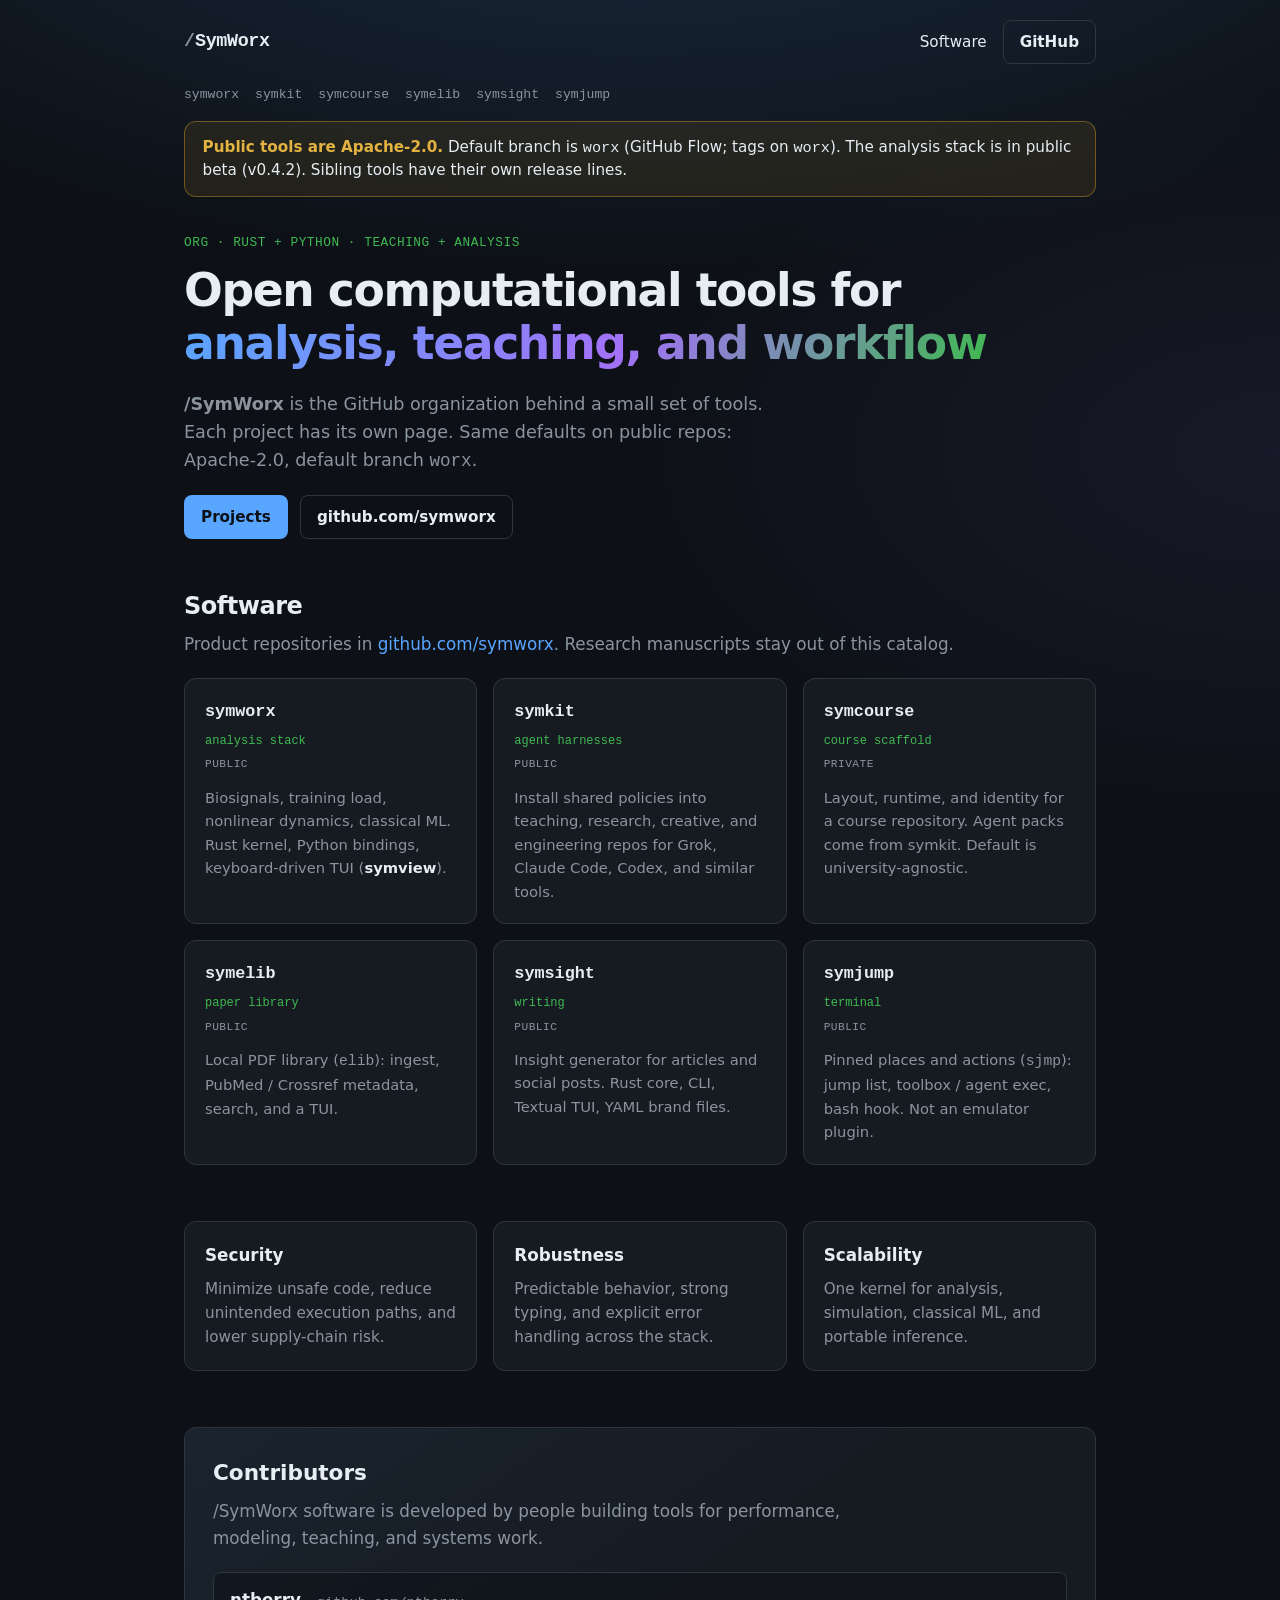
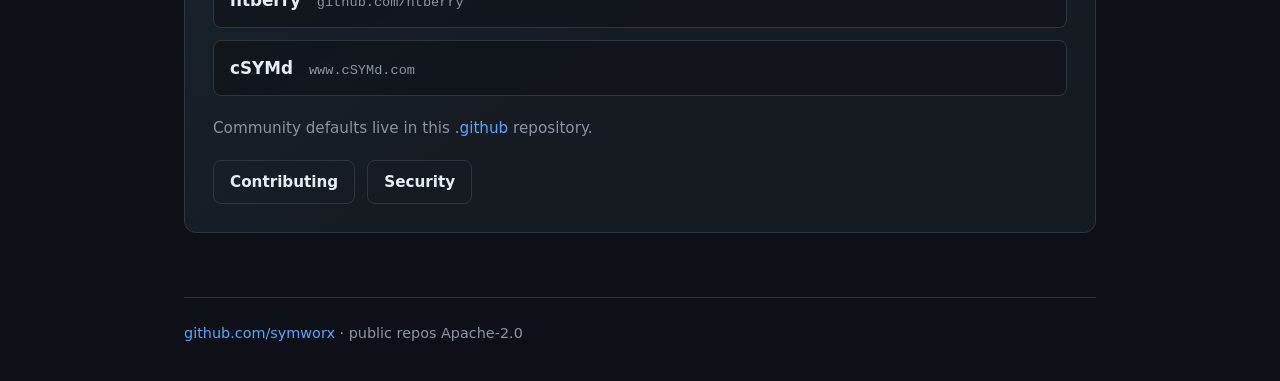
<file: docs/index.html>
<!DOCTYPE html>
<html lang="en">
  <head>
    <meta charset="utf-8" />
    <meta name="viewport" content="width=device-width, initial-scale=1" />
    <meta name="description" content="/SymWorx — open computational tools for biosignal analysis, teaching, and the supporting toolchain." />
    <title>/SymWorx</title>
    <link rel="stylesheet" href="styles.css" />
    <link rel="icon" href="data:image/svg+xml,%3Csvg xmlns='http://www.w3.org/2000/svg' viewBox='0 0 32 32'%3E%3Crect width='32' height='32' rx='8' fill='%230d1117'/%3E%3Cpath d='M8 22 L16 8 L24 22 Z' fill='none' stroke='%2358a6ff' stroke-width='2'/%3E%3Ccircle cx='16' cy='18' r='2' fill='%233fb950'/%3E%3C/svg%3E" />
  </head>
  <body>
    <div class="bg" aria-hidden="true"></div>
    <header class="site-header">
      <a class="brand" href="./"><span class="slash">/</span>SymWorx</a>
      <nav>
        <a href="./" aria-current="page">Software</a>
        <a class="btn" href="https://github.com/symworx">GitHub</a>
      </nav>
    </header>
    <nav class="project-nav" aria-label="Projects">
        <a href="symworx.html">symworx</a>
        <a href="symkit.html">symkit</a>
        <a href="symcourse.html">symcourse</a>
        <a href="symelib.html">symelib</a>
        <a href="symsight.html">symsight</a>
        <a href="symjump.html">symjump</a>
    </nav>
    <main>
      <aside class="release-banner" role="status">
        <strong>Public tools are Apache-2.0.</strong>
        Default branch is <code>worx</code> (GitHub Flow; tags on
        <code>worx</code>). The analysis stack is in public beta (v0.4.2).
        Sibling tools have their own release lines.
      </aside>

      <section class="hero">
        <p class="eyebrow">Org · Rust + Python · teaching + analysis</p>
        <h1>
          Open computational tools for<br />
          <span class="gradient">analysis, teaching, and workflow</span>
        </h1>
        <p class="lede">
          <strong>/SymWorx</strong> is the GitHub organization behind a small
          set of tools. Each project has its own page. Same defaults on public
          repos: Apache-2.0, default branch <code>worx</code>.
        </p>
        <div class="cta-row">
          <a class="btn primary" href="#software">Projects</a>
          <a class="btn ghost" href="https://github.com/symworx">github.com/symworx</a>
        </div>
      </section>

      <section class="projects" id="software">
        <div class="section-head">
          <h2>Software</h2>
          <p>
            Product repositories in
            <a href="https://github.com/symworx">github.com/symworx</a>.
            Research manuscripts stay out of this catalog.
          </p>
        </div>
        <ul class="project-grid">
          <li>
            <a href="symworx.html">
              <span class="name">symworx</span>
              <span class="tag">analysis stack</span>
              <span class="vis">public</span>
              <span class="desc"
                >Biosignals, training load, nonlinear dynamics, classical ML.
                Rust kernel, Python bindings, keyboard-driven TUI
                (<strong>symview</strong>).</span
              >
            </a>
          </li>
          <li>
            <a href="symkit.html">
              <span class="name">symkit</span>
              <span class="tag">agent harnesses</span>
              <span class="vis">public</span>
              <span class="desc"
                >Install shared policies into teaching, research, creative, and
                engineering repos for Grok, Claude Code, Codex, and similar
                tools.</span
              >
            </a>
          </li>
          <li>
            <a href="symcourse.html">
              <span class="name">symcourse</span>
              <span class="tag">course scaffold</span>
              <span class="vis">private</span>
              <span class="desc"
                >Layout, runtime, and identity for a course repository. Agent
                packs come from symkit. Default is university-agnostic.</span
              >
            </a>
          </li>
          <li>
            <a href="symelib.html">
              <span class="name">symelib</span>
              <span class="tag">paper library</span>
              <span class="vis">public</span>
              <span class="desc"
                >Local PDF library (<code>elib</code>): ingest, PubMed /
                Crossref metadata, search, and a TUI.</span
              >
            </a>
          </li>
          <li>
            <a href="symsight.html">
              <span class="name">symsight</span>
              <span class="tag">writing</span>
              <span class="vis">public</span>
              <span class="desc"
                >Insight generator for articles and social posts. Rust core,
                CLI, Textual TUI, YAML brand files.</span
              >
            </a>
          </li>
          <li>
            <a href="symjump.html">
              <span class="name">symjump</span>
              <span class="tag">terminal</span>
              <span class="vis">public</span>
              <span class="desc"
                >Pinned places and actions (<code>sjmp</code>): jump list,
                toolbox / agent exec, bash hook. Not an emulator plugin.</span
              >
            </a>
          </li>
        </ul>
      </section>

      <section class="pillars" aria-label="Principles">
        <article>
          <h2>Security</h2>
          <p>
            Minimize unsafe code, reduce unintended execution paths, and lower
            supply-chain risk.
          </p>
        </article>
        <article>
          <h2>Robustness</h2>
          <p>
            Predictable behavior, strong typing, and explicit error handling
            across the stack.
          </p>
        </article>
        <article>
          <h2>Scalability</h2>
          <p>
            One kernel for analysis, simulation, classical ML, and portable
            inference.
          </p>
        </article>
      </section>

      <section class="community" id="contributors">
        <h2>Contributors</h2>
        <p>
          /SymWorx software is developed by people building tools for
          performance, modeling, teaching, and systems work.
        </p>
        <ul class="contributor-list">
          <li>
            <a href="https://github.com/ntberry" rel="noopener noreferrer">ntberry</a>
            <span class="url">github.com/ntberry</span>
          </li>
          <li>
            <a href="https://www.cSYMd.com" rel="noopener noreferrer">cSYMd</a>
            <span class="url">www.cSYMd.com</span>
          </li>
        </ul>
        <p class="community-note">
          Community defaults live in this
          <a href="https://github.com/symworx/.github">.github</a> repository.
        </p>
        <div class="cta-row">
          <a class="btn ghost" href="https://github.com/symworx/.github/blob/worx/.github/CONTRIBUTING.md">Contributing</a>
          <a class="btn ghost" href="https://github.com/symworx/.github/blob/worx/.github/SECURITY.md">Security</a>
        </div>
      </section>
    </main>
    <footer class="site-footer">
      <p>
        <a href="https://github.com/symworx">github.com/symworx</a>
        · public repos Apache-2.0
      </p>
    </footer>
  </body>
</html>
</file>
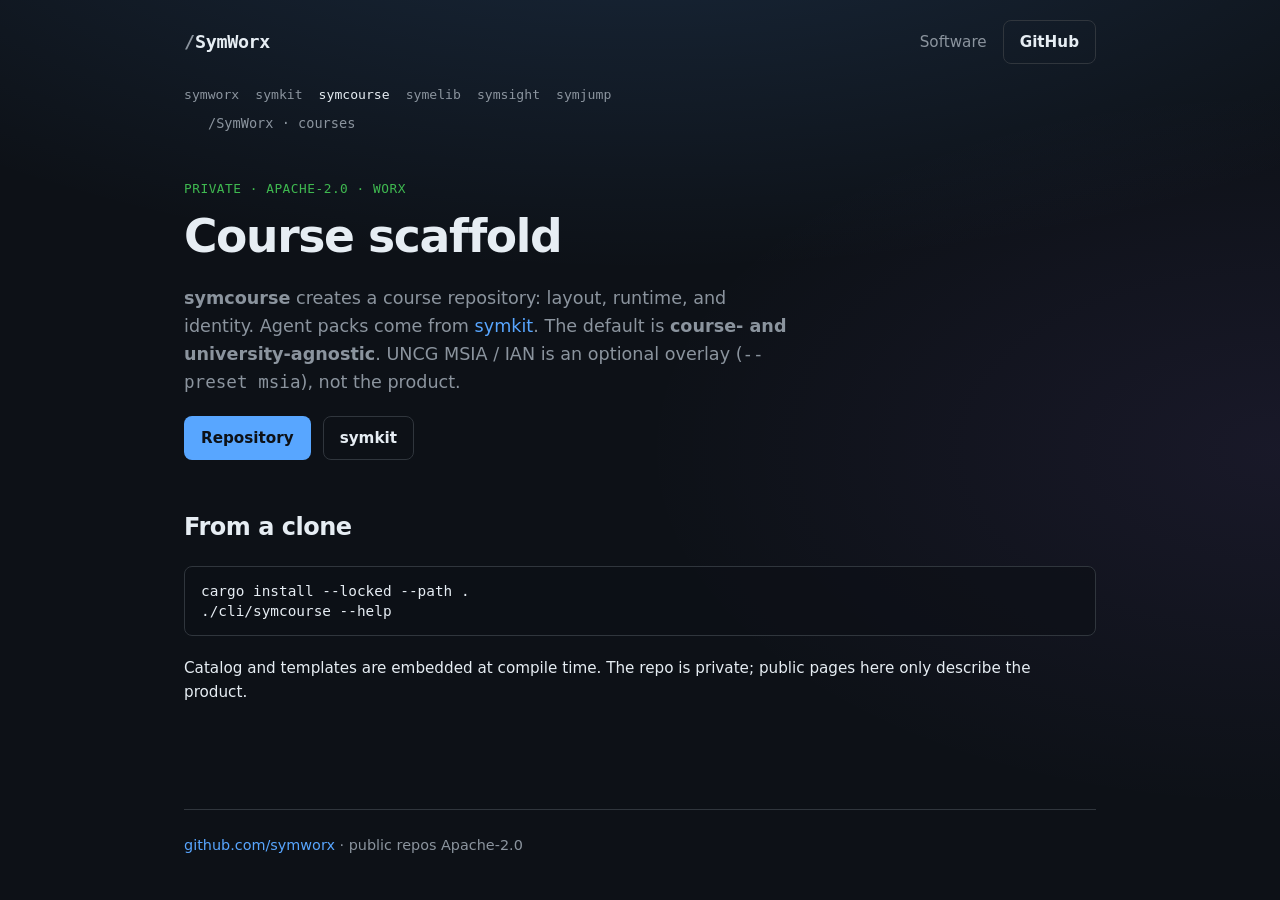
<file: docs/symcourse.html>
<!DOCTYPE html>
<html lang="en">
  <head>
    <meta charset="utf-8" />
    <meta name="viewport" content="width=device-width, initial-scale=1" />
    <meta name="description" content="symcourse — scaffold a course repository (layout, runtime, identity). Agent packs from symkit." />
    <title>/SymWorx · symcourse</title>
    <link rel="stylesheet" href="styles.css" />
    <link rel="icon" href="data:image/svg+xml,%3Csvg xmlns='http://www.w3.org/2000/svg' viewBox='0 0 32 32'%3E%3Crect width='32' height='32' rx='8' fill='%230d1117'/%3E%3Cpath d='M8 22 L16 8 L24 22 Z' fill='none' stroke='%2358a6ff' stroke-width='2'/%3E%3Ccircle cx='16' cy='18' r='2' fill='%233fb950'/%3E%3C/svg%3E" />
  </head>
  <body>
    <div class="bg" aria-hidden="true"></div>
    <header class="site-header">
      <a class="brand" href="./"><span class="slash">/</span>SymWorx</a>
      <nav>
        <a href="./">Software</a>
        <a class="btn" href="https://github.com/symworx">GitHub</a>
      </nav>
    </header>
    <nav class="project-nav" aria-label="Projects">
        <a href="symworx.html">symworx</a>
        <a href="symkit.html">symkit</a>
        <a href="symcourse.html" aria-current="page">symcourse</a>
        <a href="symelib.html">symelib</a>
        <a href="symsight.html">symsight</a>
        <a href="symjump.html">symjump</a>
    </nav>
    <main>
      <p class="crumb"><a href="./">/SymWorx</a> · courses</p>
      <section class="hero">
        <p class="eyebrow">private · Apache-2.0 · worx</p>
        <h1>Course scaffold</h1>
        <p class="lede">
          <strong>symcourse</strong> creates a course repository: layout,
          runtime, and identity. Agent packs come from
          <a href="symkit.html">symkit</a>. The default is
          <strong>course- and university-agnostic</strong>. UNCG MSIA / IAN is
          an optional overlay (<code>--preset msia</code>), not the product.
        </p>
        <div class="cta-row">
          <a class="btn primary" href="https://github.com/symworx/symcourse">Repository</a>
          <a class="btn ghost" href="symkit.html">symkit</a>
        </div>
      </section>
      <section class="focus">
        <div class="section-head">
          <h2>From a clone</h2>
        </div>
        <pre class="code-block"><code>cargo install --locked --path .
./cli/symcourse --help</code></pre>
        <p class="community-note" style="margin-top:1rem">
          Catalog and templates are embedded at compile time. The repo is
          private; public pages here only describe the product.
        </p>
      </section>
    </main>
    <footer class="site-footer">
      <p>
        <a href="https://github.com/symworx">github.com/symworx</a>
        · public repos Apache-2.0
      </p>
    </footer>
  </body>
</html>
</file>
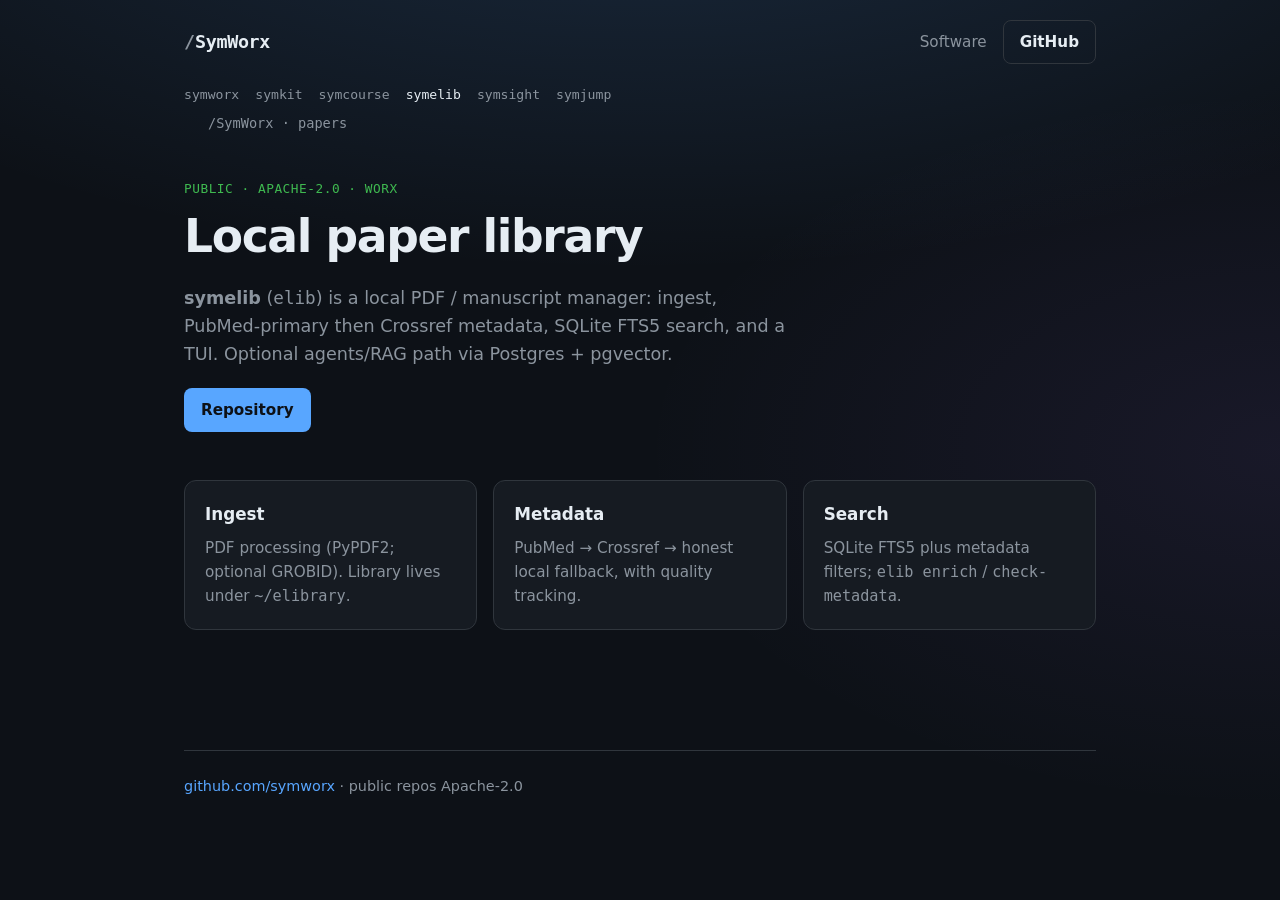
<file: docs/symelib.html>
<!DOCTYPE html>
<html lang="en">
  <head>
    <meta charset="utf-8" />
    <meta name="viewport" content="width=device-width, initial-scale=1" />
    <meta name="description" content="symelib (elib) — local PDF library with PubMed/Crossref metadata, search, and a TUI." />
    <title>/SymWorx · symelib</title>
    <link rel="stylesheet" href="styles.css" />
    <link rel="icon" href="data:image/svg+xml,%3Csvg xmlns='http://www.w3.org/2000/svg' viewBox='0 0 32 32'%3E%3Crect width='32' height='32' rx='8' fill='%230d1117'/%3E%3Cpath d='M8 22 L16 8 L24 22 Z' fill='none' stroke='%2358a6ff' stroke-width='2'/%3E%3Ccircle cx='16' cy='18' r='2' fill='%233fb950'/%3E%3C/svg%3E" />
  </head>
  <body>
    <div class="bg" aria-hidden="true"></div>
    <header class="site-header">
      <a class="brand" href="./"><span class="slash">/</span>SymWorx</a>
      <nav>
        <a href="./">Software</a>
        <a class="btn" href="https://github.com/symworx">GitHub</a>
      </nav>
    </header>
    <nav class="project-nav" aria-label="Projects">
        <a href="symworx.html">symworx</a>
        <a href="symkit.html">symkit</a>
        <a href="symcourse.html">symcourse</a>
        <a href="symelib.html" aria-current="page">symelib</a>
        <a href="symsight.html">symsight</a>
        <a href="symjump.html">symjump</a>
    </nav>
    <main>
      <p class="crumb"><a href="./">/SymWorx</a> · papers</p>
      <section class="hero">
        <p class="eyebrow">public · Apache-2.0 · worx</p>
        <h1>Local paper library</h1>
        <p class="lede">
          <strong>symelib</strong> (<code>elib</code>) is a local PDF / manuscript
          manager: ingest, PubMed-primary then Crossref metadata, SQLite FTS5
          search, and a TUI. Optional agents/RAG path via Postgres + pgvector.
        </p>
        <div class="cta-row">
          <a class="btn primary" href="https://github.com/symworx/symelib">Repository</a>
        </div>
      </section>
      <section class="pillars">
        <article>
          <h2>Ingest</h2>
          <p>PDF processing (PyPDF2; optional GROBID). Library lives under <code>~/elibrary</code>.</p>
        </article>
        <article>
          <h2>Metadata</h2>
          <p>PubMed → Crossref → honest local fallback, with quality tracking.</p>
        </article>
        <article>
          <h2>Search</h2>
          <p>SQLite FTS5 plus metadata filters; <code>elib enrich</code> / <code>check-metadata</code>.</p>
        </article>
      </section>
    </main>
    <footer class="site-footer">
      <p>
        <a href="https://github.com/symworx">github.com/symworx</a>
        · public repos Apache-2.0
      </p>
    </footer>
  </body>
</html>
</file>
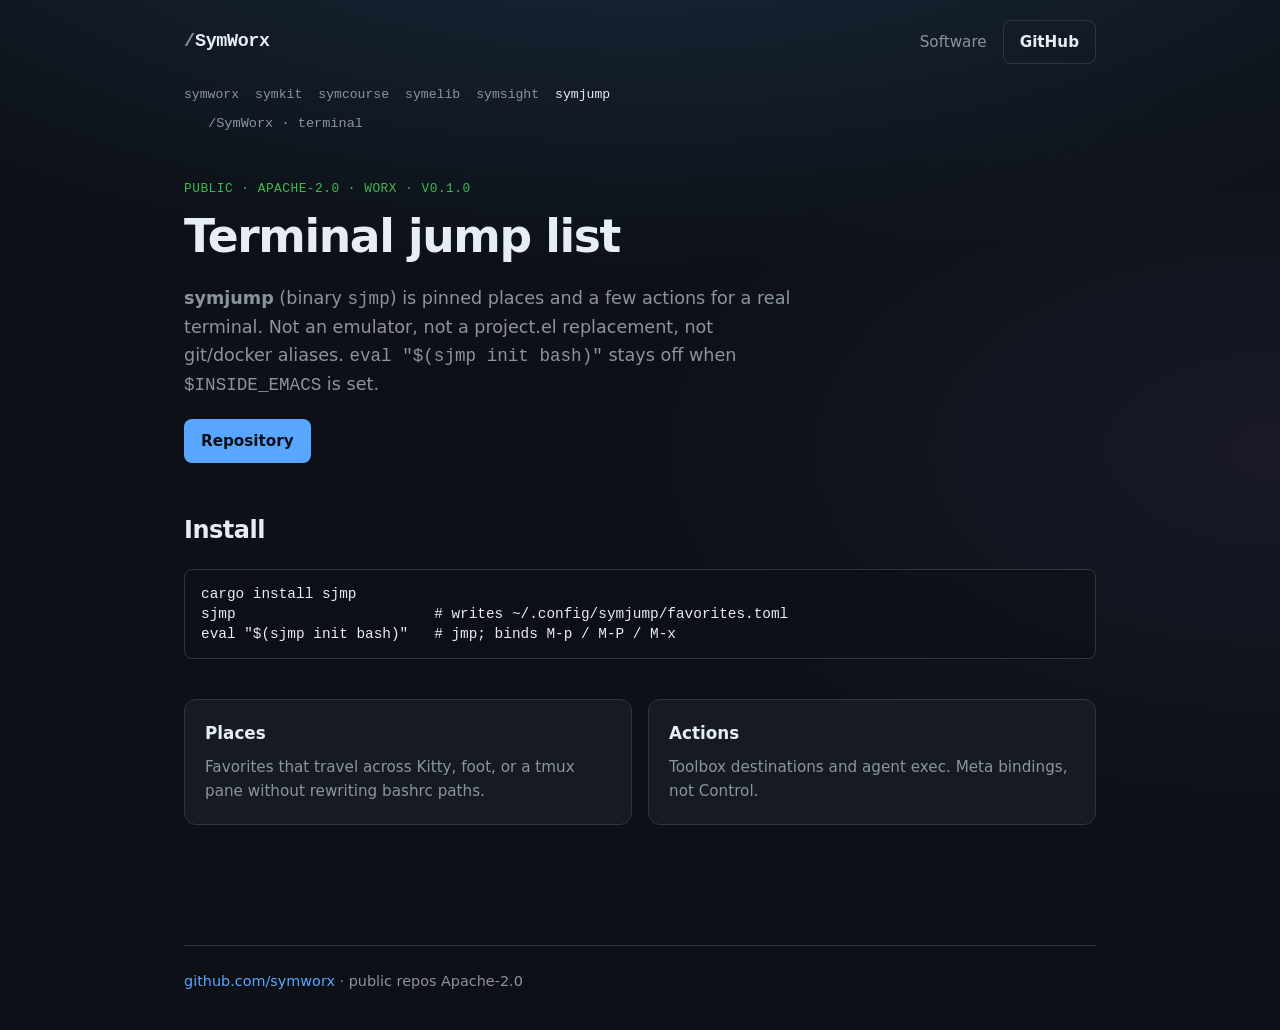
<file: docs/symjump.html>
<!DOCTYPE html>
<html lang="en">
  <head>
    <meta charset="utf-8" />
    <meta name="viewport" content="width=device-width, initial-scale=1" />
    <meta name="description" content="symjump (sjmp) — pinned places and actions for a real terminal. Bash hook, toolbox / agent exec." />
    <title>/SymWorx · symjump</title>
    <link rel="stylesheet" href="styles.css" />
    <link rel="icon" href="data:image/svg+xml,%3Csvg xmlns='http://www.w3.org/2000/svg' viewBox='0 0 32 32'%3E%3Crect width='32' height='32' rx='8' fill='%230d1117'/%3E%3Cpath d='M8 22 L16 8 L24 22 Z' fill='none' stroke='%2358a6ff' stroke-width='2'/%3E%3Ccircle cx='16' cy='18' r='2' fill='%233fb950'/%3E%3C/svg%3E" />
  </head>
  <body>
    <div class="bg" aria-hidden="true"></div>
    <header class="site-header">
      <a class="brand" href="./"><span class="slash">/</span>SymWorx</a>
      <nav>
        <a href="./">Software</a>
        <a class="btn" href="https://github.com/symworx">GitHub</a>
      </nav>
    </header>
    <nav class="project-nav" aria-label="Projects">
        <a href="symworx.html">symworx</a>
        <a href="symkit.html">symkit</a>
        <a href="symcourse.html">symcourse</a>
        <a href="symelib.html">symelib</a>
        <a href="symsight.html">symsight</a>
        <a href="symjump.html" aria-current="page">symjump</a>
    </nav>
    <main>
      <p class="crumb"><a href="./">/SymWorx</a> · terminal</p>
      <section class="hero">
        <p class="eyebrow">public · Apache-2.0 · worx · v0.1.0</p>
        <h1>Terminal jump list</h1>
        <p class="lede">
          <strong>symjump</strong> (binary <code>sjmp</code>) is pinned places
          and a few actions for a real terminal. Not an emulator, not a
          project.el replacement, not git/docker aliases.
          <code>eval "$(sjmp init bash)"</code> stays off when
          <code>$INSIDE_EMACS</code> is set.
        </p>
        <div class="cta-row">
          <a class="btn primary" href="https://github.com/symworx/symjump">Repository</a>
        </div>
      </section>
      <section class="focus">
        <div class="section-head">
          <h2>Install</h2>
        </div>
        <pre class="code-block"><code>cargo install sjmp
sjmp                       # writes ~/.config/symjump/favorites.toml
eval "$(sjmp init bash)"   # jmp; binds M-p / M-P / M-x</code></pre>
      </section>
      <section class="pillars">
        <article>
          <h2>Places</h2>
          <p>Favorites that travel across Kitty, foot, or a tmux pane without rewriting bashrc paths.</p>
        </article>
        <article>
          <h2>Actions</h2>
          <p>Toolbox destinations and agent exec. Meta bindings, not Control.</p>
        </article>
      </section>
    </main>
    <footer class="site-footer">
      <p>
        <a href="https://github.com/symworx">github.com/symworx</a>
        · public repos Apache-2.0
      </p>
    </footer>
  </body>
</html>
</file>
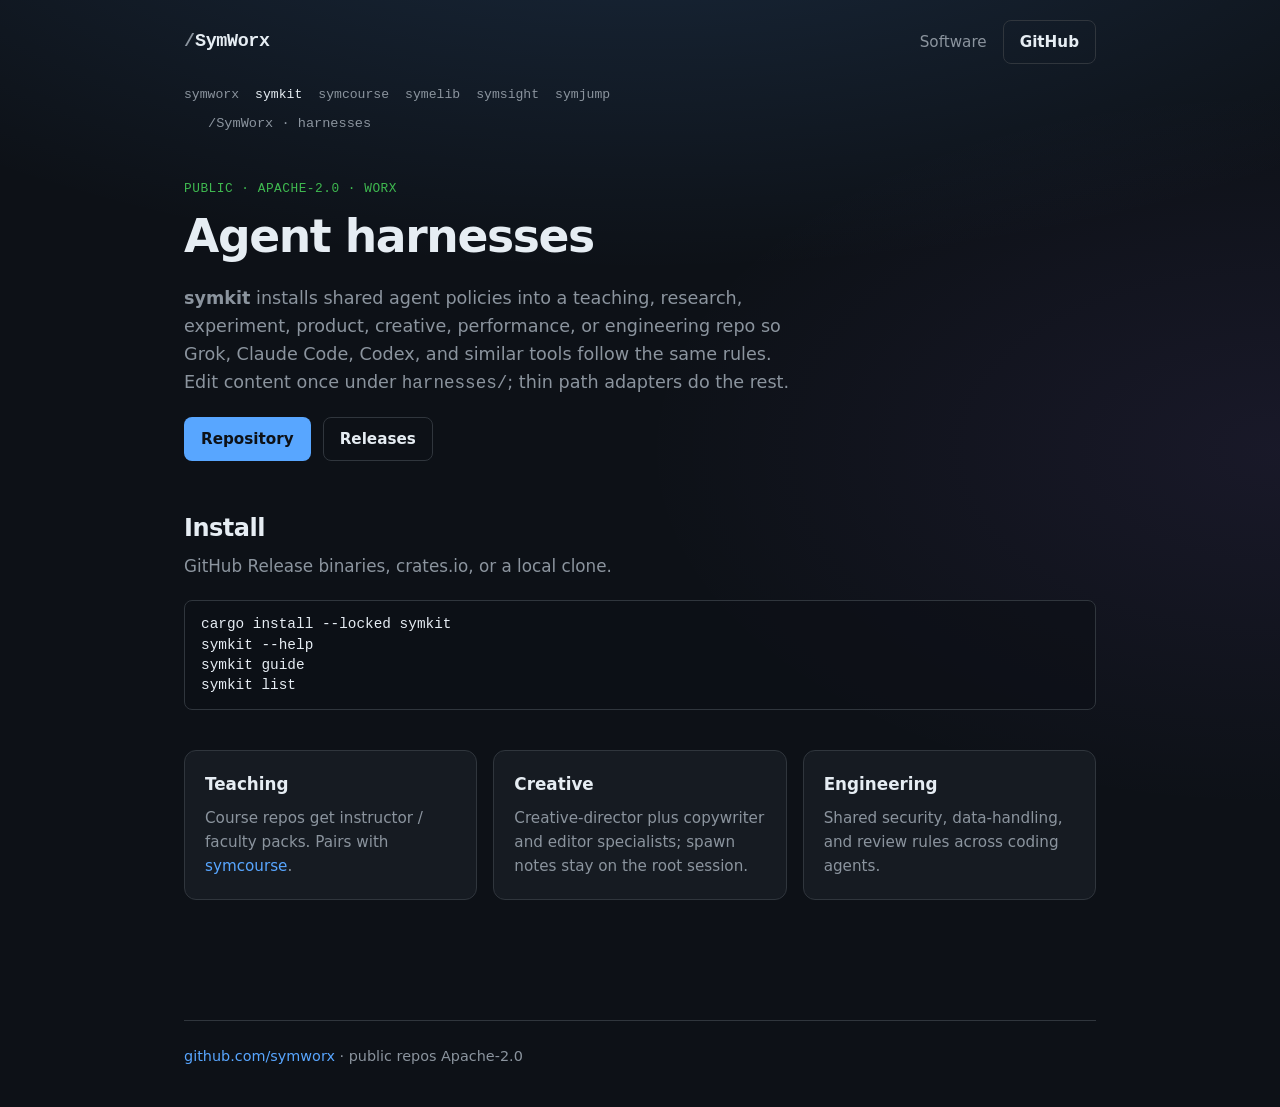
<file: docs/symkit.html>
<!DOCTYPE html>
<html lang="en">
  <head>
    <meta charset="utf-8" />
    <meta name="viewport" content="width=device-width, initial-scale=1" />
    <meta name="description" content="symkit — install agent harnesses for teaching, research, creative, and engineering repos." />
    <title>/SymWorx · symkit</title>
    <link rel="stylesheet" href="styles.css" />
    <link rel="icon" href="data:image/svg+xml,%3Csvg xmlns='http://www.w3.org/2000/svg' viewBox='0 0 32 32'%3E%3Crect width='32' height='32' rx='8' fill='%230d1117'/%3E%3Cpath d='M8 22 L16 8 L24 22 Z' fill='none' stroke='%2358a6ff' stroke-width='2'/%3E%3Ccircle cx='16' cy='18' r='2' fill='%233fb950'/%3E%3C/svg%3E" />
  </head>
  <body>
    <div class="bg" aria-hidden="true"></div>
    <header class="site-header">
      <a class="brand" href="./"><span class="slash">/</span>SymWorx</a>
      <nav>
        <a href="./">Software</a>
        <a class="btn" href="https://github.com/symworx">GitHub</a>
      </nav>
    </header>
    <nav class="project-nav" aria-label="Projects">
        <a href="symworx.html">symworx</a>
        <a href="symkit.html" aria-current="page">symkit</a>
        <a href="symcourse.html">symcourse</a>
        <a href="symelib.html">symelib</a>
        <a href="symsight.html">symsight</a>
        <a href="symjump.html">symjump</a>
    </nav>
    <main>
      <p class="crumb"><a href="./">/SymWorx</a> · harnesses</p>
      <section class="hero">
        <p class="eyebrow">public · Apache-2.0 · worx</p>
        <h1>Agent harnesses</h1>
        <p class="lede">
          <strong>symkit</strong> installs shared agent policies into a
          teaching, research, experiment, product, creative, performance, or
          engineering repo so Grok, Claude Code, Codex, and similar tools
          follow the same rules. Edit content once under
          <code>harnesses/</code>; thin path adapters do the rest.
        </p>
        <div class="cta-row">
          <a class="btn primary" href="https://github.com/symworx/symkit">Repository</a>
          <a class="btn ghost" href="https://github.com/symworx/symkit/releases">Releases</a>
        </div>
      </section>
      <section class="focus">
        <div class="section-head">
          <h2>Install</h2>
          <p>GitHub Release binaries, crates.io, or a local clone.</p>
        </div>
        <pre class="code-block"><code>cargo install --locked symkit
symkit --help
symkit guide
symkit list</code></pre>
      </section>
      <section class="pillars">
        <article>
          <h2>Teaching</h2>
          <p>Course repos get instructor / faculty packs. Pairs with <a href="symcourse.html">symcourse</a>.</p>
        </article>
        <article>
          <h2>Creative</h2>
          <p>Creative-director plus copywriter and editor specialists; spawn notes stay on the root session.</p>
        </article>
        <article>
          <h2>Engineering</h2>
          <p>Shared security, data-handling, and review rules across coding agents.</p>
        </article>
      </section>
    </main>
    <footer class="site-footer">
      <p>
        <a href="https://github.com/symworx">github.com/symworx</a>
        · public repos Apache-2.0
      </p>
    </footer>
  </body>
</html>
</file>
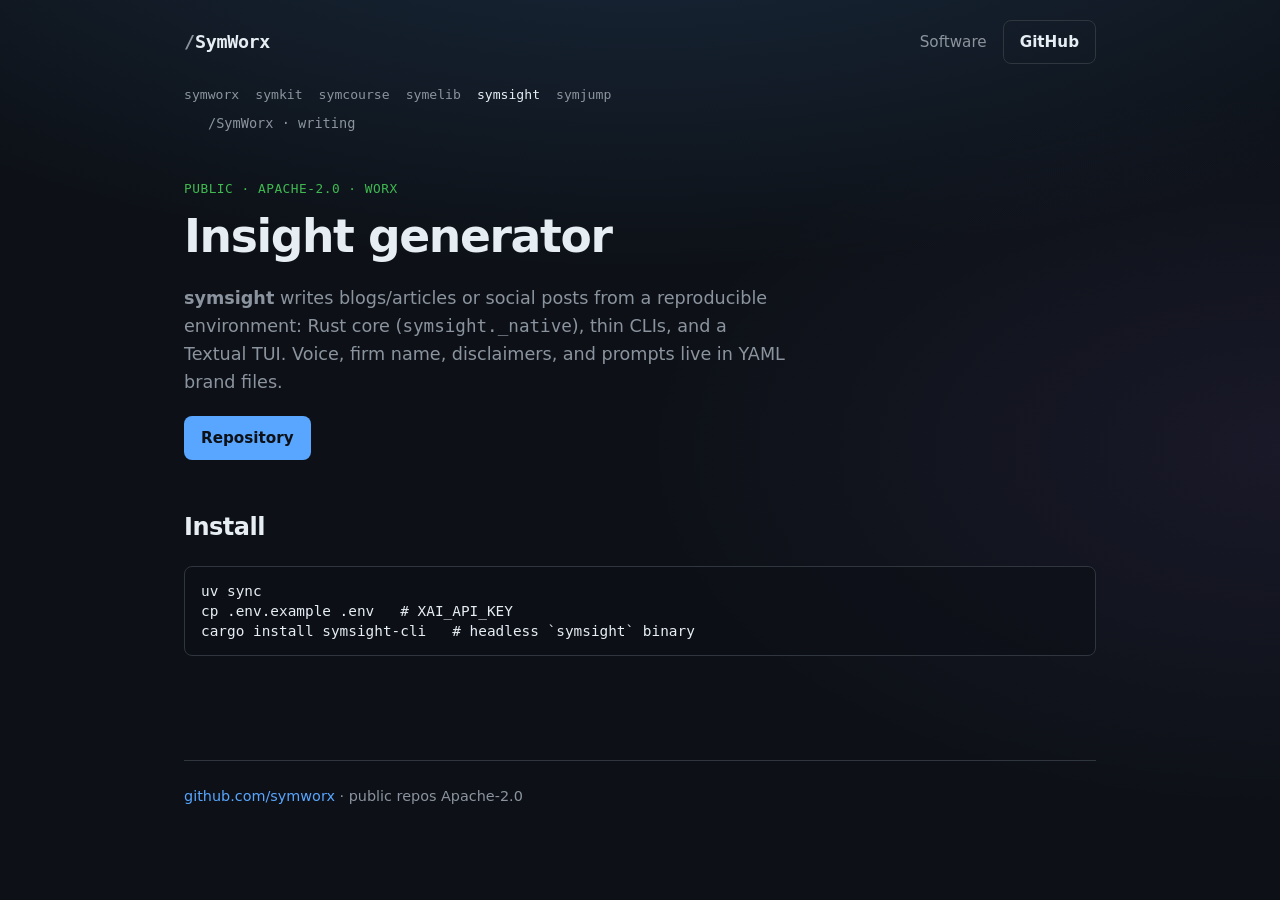
<file: docs/symsight.html>
<!DOCTYPE html>
<html lang="en">
  <head>
    <meta charset="utf-8" />
    <meta name="viewport" content="width=device-width, initial-scale=1" />
    <meta name="description" content="symsight — insight generator for articles and social posts. Rust core, CLI, Textual TUI." />
    <title>/SymWorx · symsight</title>
    <link rel="stylesheet" href="styles.css" />
    <link rel="icon" href="data:image/svg+xml,%3Csvg xmlns='http://www.w3.org/2000/svg' viewBox='0 0 32 32'%3E%3Crect width='32' height='32' rx='8' fill='%230d1117'/%3E%3Cpath d='M8 22 L16 8 L24 22 Z' fill='none' stroke='%2358a6ff' stroke-width='2'/%3E%3Ccircle cx='16' cy='18' r='2' fill='%233fb950'/%3E%3C/svg%3E" />
  </head>
  <body>
    <div class="bg" aria-hidden="true"></div>
    <header class="site-header">
      <a class="brand" href="./"><span class="slash">/</span>SymWorx</a>
      <nav>
        <a href="./">Software</a>
        <a class="btn" href="https://github.com/symworx">GitHub</a>
      </nav>
    </header>
    <nav class="project-nav" aria-label="Projects">
        <a href="symworx.html">symworx</a>
        <a href="symkit.html">symkit</a>
        <a href="symcourse.html">symcourse</a>
        <a href="symelib.html">symelib</a>
        <a href="symsight.html" aria-current="page">symsight</a>
        <a href="symjump.html">symjump</a>
    </nav>
    <main>
      <p class="crumb"><a href="./">/SymWorx</a> · writing</p>
      <section class="hero">
        <p class="eyebrow">public · Apache-2.0 · worx</p>
        <h1>Insight generator</h1>
        <p class="lede">
          <strong>symsight</strong> writes blogs/articles or social posts from a
          reproducible environment: Rust core (<code>symsight._native</code>),
          thin CLIs, and a Textual TUI. Voice, firm name, disclaimers, and
          prompts live in YAML brand files.
        </p>
        <div class="cta-row">
          <a class="btn primary" href="https://github.com/symworx/symsight">Repository</a>
        </div>
      </section>
      <section class="focus">
        <div class="section-head">
          <h2>Install</h2>
        </div>
        <pre class="code-block"><code>uv sync
cp .env.example .env   # XAI_API_KEY
cargo install symsight-cli   # headless `symsight` binary</code></pre>
      </section>
    </main>
    <footer class="site-footer">
      <p>
        <a href="https://github.com/symworx">github.com/symworx</a>
        · public repos Apache-2.0
      </p>
    </footer>
  </body>
</html>
</file>
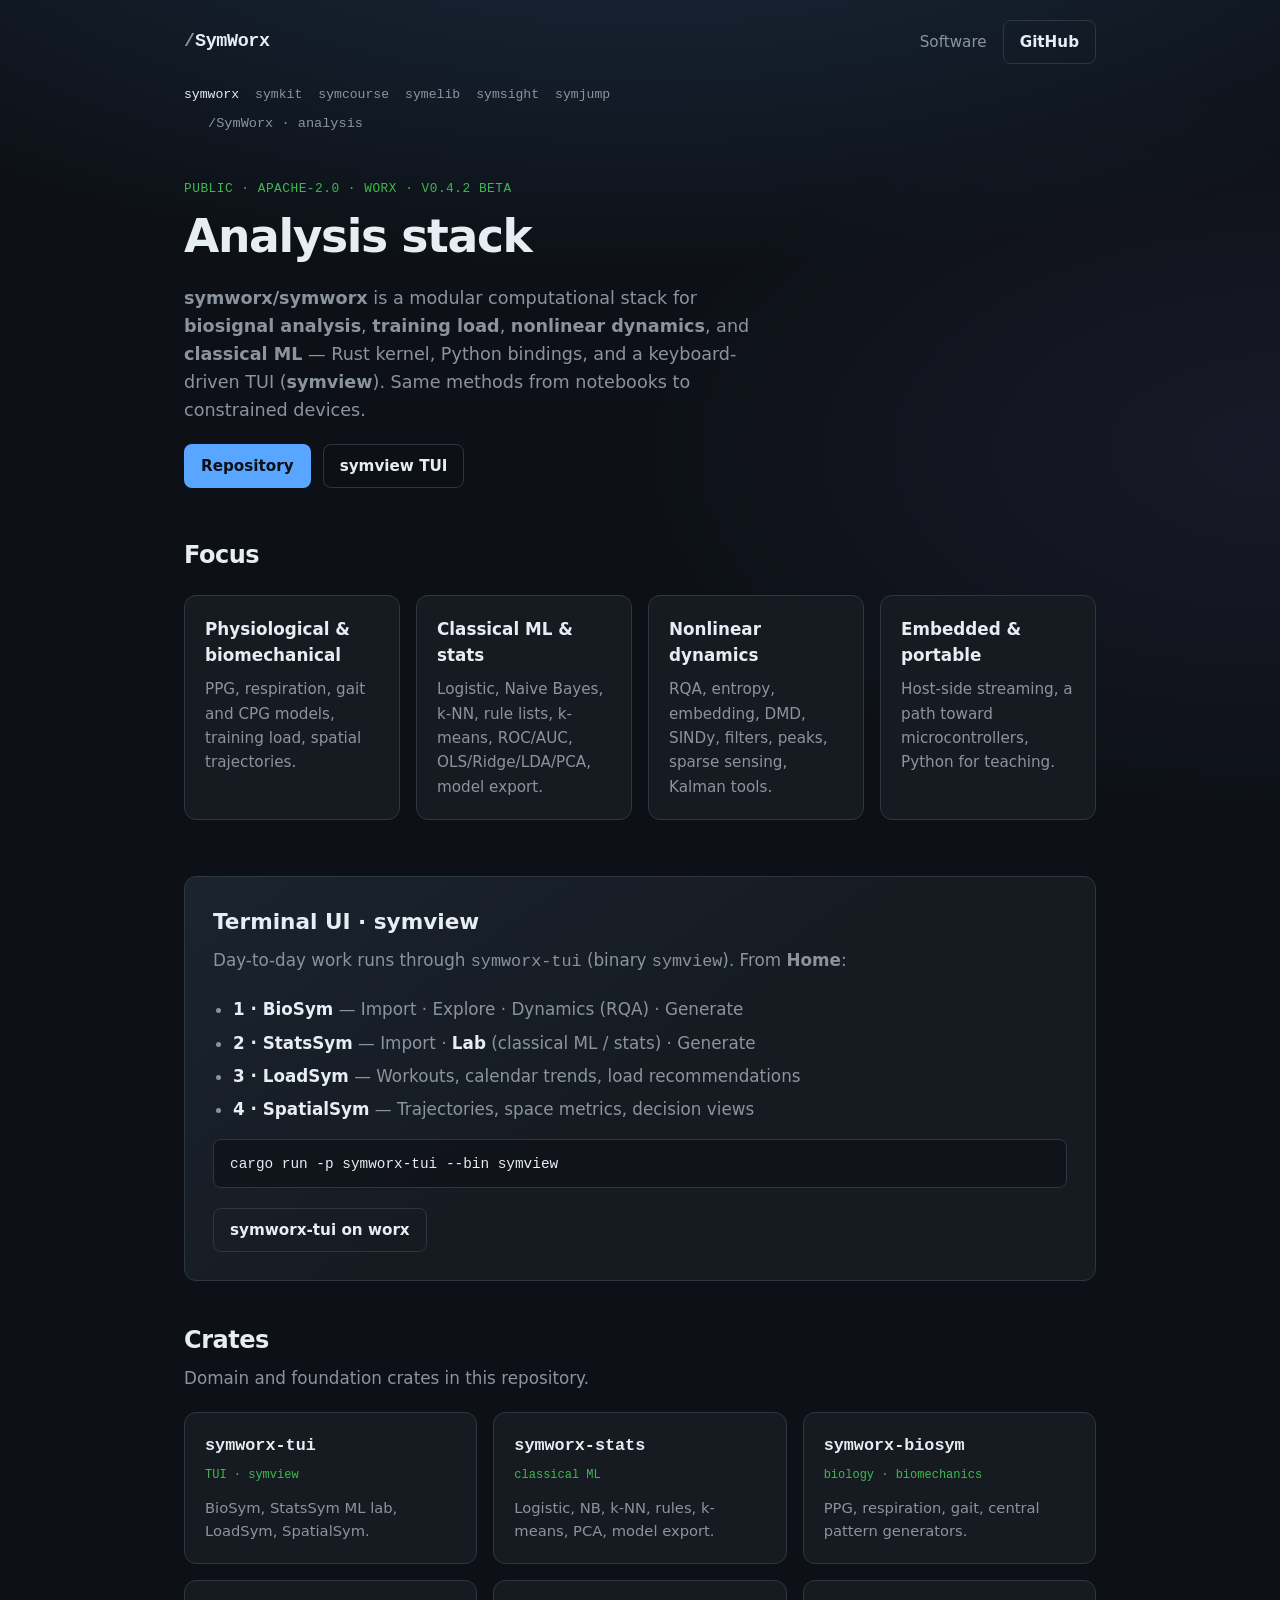
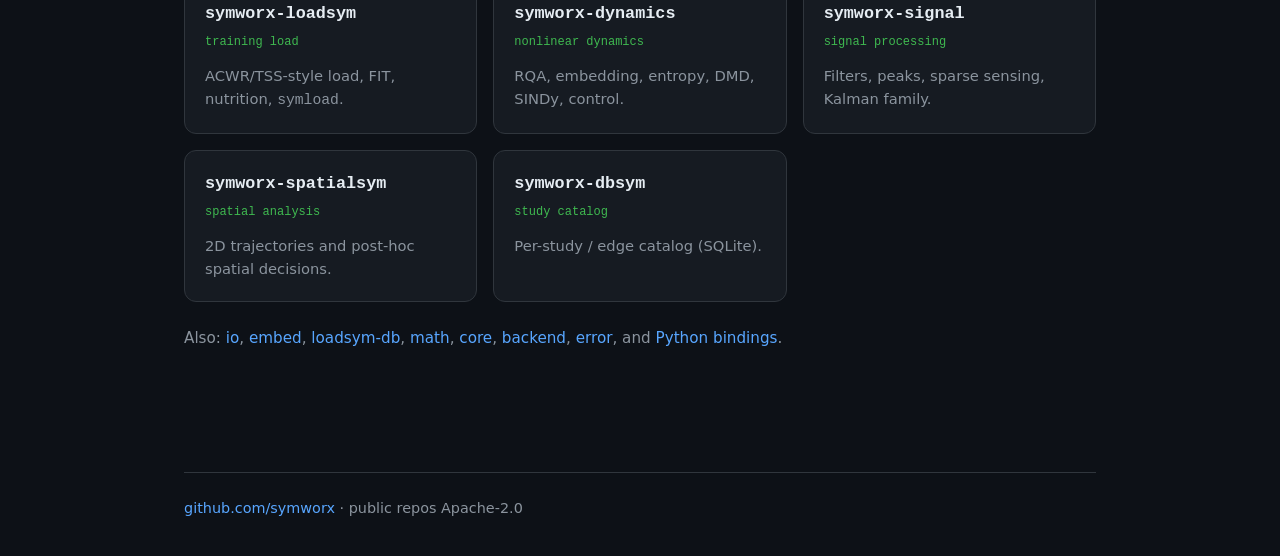
<file: docs/symworx.html>
<!DOCTYPE html>
<html lang="en">
  <head>
    <meta charset="utf-8" />
    <meta name="viewport" content="width=device-width, initial-scale=1" />
    <meta name="description" content="symworx — biosignal analysis, training load, nonlinear dynamics, classical ML. Rust kernel, Python bindings, symview TUI." />
    <title>/SymWorx · analysis</title>
    <link rel="stylesheet" href="styles.css" />
    <link rel="icon" href="data:image/svg+xml,%3Csvg xmlns='http://www.w3.org/2000/svg' viewBox='0 0 32 32'%3E%3Crect width='32' height='32' rx='8' fill='%230d1117'/%3E%3Cpath d='M8 22 L16 8 L24 22 Z' fill='none' stroke='%2358a6ff' stroke-width='2'/%3E%3Ccircle cx='16' cy='18' r='2' fill='%233fb950'/%3E%3C/svg%3E" />
  </head>
  <body>
    <div class="bg" aria-hidden="true"></div>
    <header class="site-header">
      <a class="brand" href="./"><span class="slash">/</span>SymWorx</a>
      <nav>
        <a href="./">Software</a>
        <a class="btn" href="https://github.com/symworx">GitHub</a>
      </nav>
    </header>
    <nav class="project-nav" aria-label="Projects">
        <a href="symworx.html" aria-current="page">symworx</a>
        <a href="symkit.html">symkit</a>
        <a href="symcourse.html">symcourse</a>
        <a href="symelib.html">symelib</a>
        <a href="symsight.html">symsight</a>
        <a href="symjump.html">symjump</a>
    </nav>
    <main>
      <p class="crumb"><a href="./">/SymWorx</a> · analysis</p>
      <section class="hero">
        <p class="eyebrow">public · Apache-2.0 · worx · v0.4.2 beta</p>
        <h1>Analysis stack</h1>
        <p class="lede">
          <strong>symworx/symworx</strong> is a modular computational stack for
          <strong>biosignal analysis</strong>, <strong>training load</strong>,
          <strong>nonlinear dynamics</strong>, and <strong>classical ML</strong>
          — Rust kernel, Python bindings, and a keyboard-driven TUI
          (<strong>symview</strong>). Same methods from notebooks to constrained
          devices.
        </p>
        <div class="cta-row">
          <a class="btn primary" href="https://github.com/symworx/symworx">Repository</a>
          <a class="btn ghost" href="#tui">symview TUI</a>
        </div>
      </section>

      <section class="focus" id="focus">
        <div class="section-head">
          <h2>Focus</h2>
        </div>
        <div class="pillars focus-pillars">
          <article>
            <h2>Physiological &amp; biomechanical</h2>
            <p>PPG, respiration, gait and CPG models, training load, spatial trajectories.</p>
          </article>
          <article>
            <h2>Classical ML &amp; stats</h2>
            <p>Logistic, Naive Bayes, k-NN, rule lists, k-means, ROC/AUC, OLS/Ridge/LDA/PCA, model export.</p>
          </article>
          <article>
            <h2>Nonlinear dynamics</h2>
            <p>RQA, entropy, embedding, DMD, SINDy, filters, peaks, sparse sensing, Kalman tools.</p>
          </article>
          <article>
            <h2>Embedded &amp; portable</h2>
            <p>Host-side streaming, a path toward microcontrollers, Python for teaching.</p>
          </article>
        </div>
      </section>

      <section class="community tui-callout" id="tui">
        <h2>Terminal UI · symview</h2>
        <p>
          Day-to-day work runs through <code>symworx-tui</code> (binary
          <code>symview</code>). From <strong>Home</strong>:
        </p>
        <ul class="workflow-list">
          <li><strong>1 · BioSym</strong> — Import · Explore · Dynamics (RQA) · Generate</li>
          <li><strong>2 · StatsSym</strong> — Import · <strong>Lab</strong> (classical ML / stats) · Generate</li>
          <li><strong>3 · LoadSym</strong> — Workouts, calendar trends, load recommendations</li>
          <li><strong>4 · SpatialSym</strong> — Trajectories, space metrics, decision views</li>
        </ul>
        <pre class="code-block"><code>cargo run -p symworx-tui --bin symview</code></pre>
        <div class="cta-row">
          <a class="btn ghost" href="https://github.com/symworx/symworx/tree/worx/crates/symworx-tui">symworx-tui on worx</a>
        </div>
      </section>

      <section class="projects" id="crates">
        <div class="section-head">
          <h2>Crates</h2>
          <p>Domain and foundation crates in this repository.</p>
        </div>
        <ul class="project-grid">
          <li>
            <a href="https://github.com/symworx/symworx/tree/worx/crates/symworx-tui">
              <span class="name">symworx-tui</span>
              <span class="tag">TUI · symview</span>
              <span class="desc">BioSym, StatsSym ML lab, LoadSym, SpatialSym.</span>
            </a>
          </li>
          <li>
            <a href="https://github.com/symworx/symworx/tree/worx/crates/symworx-stats">
              <span class="name">symworx-stats</span>
              <span class="tag">classical ML</span>
              <span class="desc">Logistic, NB, k-NN, rules, k-means, PCA, model export.</span>
            </a>
          </li>
          <li>
            <a href="https://github.com/symworx/symworx/tree/worx/crates/symworx-biosym">
              <span class="name">symworx-biosym</span>
              <span class="tag">biology · biomechanics</span>
              <span class="desc">PPG, respiration, gait, central pattern generators.</span>
            </a>
          </li>
          <li>
            <a href="https://github.com/symworx/symworx/tree/worx/crates/symworx-loadsym">
              <span class="name">symworx-loadsym</span>
              <span class="tag">training load</span>
              <span class="desc">ACWR/TSS-style load, FIT, nutrition, <code>symload</code>.</span>
            </a>
          </li>
          <li>
            <a href="https://github.com/symworx/symworx/tree/worx/crates/symworx-dynamics">
              <span class="name">symworx-dynamics</span>
              <span class="tag">nonlinear dynamics</span>
              <span class="desc">RQA, embedding, entropy, DMD, SINDy, control.</span>
            </a>
          </li>
          <li>
            <a href="https://github.com/symworx/symworx/tree/worx/crates/symworx-signal">
              <span class="name">symworx-signal</span>
              <span class="tag">signal processing</span>
              <span class="desc">Filters, peaks, sparse sensing, Kalman family.</span>
            </a>
          </li>
          <li>
            <a href="https://github.com/symworx/symworx/tree/worx/crates/symworx-spatialsym">
              <span class="name">symworx-spatialsym</span>
              <span class="tag">spatial analysis</span>
              <span class="desc">2D trajectories and post-hoc spatial decisions.</span>
            </a>
          </li>
          <li>
            <a href="https://github.com/symworx/symworx/tree/worx/crates/symworx-dbsym">
              <span class="name">symworx-dbsym</span>
              <span class="tag">study catalog</span>
              <span class="desc">Per-study / edge catalog (SQLite).</span>
            </a>
          </li>
        </ul>
        <p class="more-crates">
          Also:
          <a href="https://github.com/symworx/symworx/tree/worx/crates/symworx-io">io</a>,
          <a href="https://github.com/symworx/symworx/tree/worx/crates/symworx-embed">embed</a>,
          <a href="https://github.com/symworx/symworx/tree/worx/crates/symworx-loadsym-db">loadsym-db</a>,
          <a href="https://github.com/symworx/symworx/tree/worx/crates/symworx-math">math</a>,
          <a href="https://github.com/symworx/symworx/tree/worx/crates/symworx-core">core</a>,
          <a href="https://github.com/symworx/symworx/tree/worx/crates/symworx-backend">backend</a>,
          <a href="https://github.com/symworx/symworx/tree/worx/crates/symworx-error">error</a>,
          and
          <a href="https://github.com/symworx/symworx/tree/worx/bindings/python">Python bindings</a>.
        </p>
      </section>
    </main>
    <footer class="site-footer">
      <p>
        <a href="https://github.com/symworx">github.com/symworx</a>
        · public repos Apache-2.0
      </p>
    </footer>
  </body>
</html>
</file>
<file: docs/styles.css>
:root {
  --bg: #0d1117;
  --bg-elevated: #161b22;
  --border: #30363d;
  --text: #e6edf3;
  --muted: #8b949e;
  --link: #58a6ff;
  --accent: #3fb950;
  --accent-2: #a371f7;
  --radius: 12px;
  --font: "Segoe UI", system-ui, -apple-system, sans-serif;
  --mono: ui-monospace, "Cascadia Code", "SF Mono", Menlo, Consolas, monospace;
  --max: 960px;
}

*,
*::before,
*::after {
  box-sizing: border-box;
}

html {
  color-scheme: dark;
  scroll-behavior: smooth;
}

body {
  margin: 0;
  min-height: 100vh;
  font-family: var(--font);
  font-size: 1.05rem;
  line-height: 1.6;
  color: var(--text);
  background: var(--bg);
}

a {
  color: var(--link);
  text-decoration: none;
}

a:hover {
  text-decoration: underline;
}

.bg {
  position: fixed;
  inset: 0;
  z-index: -1;
  background:
    radial-gradient(ellipse 80% 50% at 50% -20%, rgba(88, 166, 255, 0.18), transparent),
    radial-gradient(ellipse 50% 40% at 100% 50%, rgba(163, 113, 247, 0.08), transparent),
    var(--bg);
}

.site-header {
  display: flex;
  align-items: center;
  justify-content: space-between;
  gap: 1rem;
  max-width: var(--max);
  margin: 0 auto;
  padding: 1.25rem 1.5rem;
}

.brand {
  font-weight: 700;
  font-size: 1.15rem;
  letter-spacing: -0.02em;
  color: var(--text);
  text-decoration: none;
  font-family: var(--mono);
}

.brand .slash {
  color: var(--muted);
  font-weight: 600;
  margin-right: 0.02em;
}

.brand:hover {
  text-decoration: none;
  color: var(--link);
}

.brand:hover .slash {
  color: var(--link);
}

.site-header nav {
  display: flex;
  align-items: center;
  gap: 1rem;
  flex-wrap: wrap;
}

.site-header nav a:not(.btn) {
  color: var(--muted);
  font-size: 0.95rem;
}

.site-header nav a:not(.btn):hover,
.site-header nav a[aria-current="page"] {
  color: var(--text);
}

.project-nav {
  display: flex;
  flex-wrap: wrap;
  gap: 0.5rem 1rem;
  max-width: var(--max);
  margin: 0 auto;
  padding: 0 1.5rem 0.5rem;
  font-family: var(--mono);
  font-size: 0.82rem;
}

.project-nav a {
  color: var(--muted);
}

.project-nav a:hover,
.project-nav a[aria-current="page"] {
  color: var(--text);
  text-decoration: none;
}

.crumb {
  max-width: var(--max);
  margin: 0 auto 0.5rem;
  padding: 0 1.5rem;
  font-family: var(--mono);
  font-size: 0.85rem;
  color: var(--muted);
}

.crumb a {
  color: var(--muted);
}

.crumb a:hover {
  color: var(--link);
}

main {
  max-width: var(--max);
  margin: 0 auto;
  padding: 0 1.5rem 4rem;
}

.release-banner {
  margin: 0.5rem 0 0;
  padding: 0.85rem 1.1rem;
  border: 1px solid rgba(210, 153, 34, 0.45);
  border-radius: var(--radius);
  background: rgba(210, 153, 34, 0.1);
  color: var(--text);
  font-size: 0.95rem;
  line-height: 1.5;
}

.release-banner strong {
  color: #e3b341;
  font-weight: 600;
}

.release-banner a {
  color: var(--link);
  white-space: nowrap;
}

.hero {
  padding: 2.25rem 0 3rem;
}

.eyebrow {
  margin: 0 0 0.75rem;
  font-family: var(--mono);
  font-size: 0.8rem;
  letter-spacing: 0.04em;
  text-transform: uppercase;
  color: var(--accent);
}

.hero h1 {
  margin: 0 0 1.25rem;
  font-size: clamp(2rem, 5vw, 2.85rem);
  line-height: 1.15;
  letter-spacing: -0.03em;
  font-weight: 700;
}

.gradient {
  background: linear-gradient(120deg, var(--link), var(--accent-2) 55%, var(--accent));
  -webkit-background-clip: text;
  background-clip: text;
  color: transparent;
}

.lede {
  max-width: 38rem;
  margin: 0 0 1.25rem;
  color: var(--muted);
  font-size: 1.1rem;
}

.focus-tags {
  display: flex;
  flex-wrap: wrap;
  gap: 0.5rem;
  margin: 0 0 1.75rem;
  padding: 0;
}

.focus-tags span {
  font-family: var(--mono);
  font-size: 0.75rem;
  letter-spacing: 0.03em;
  color: var(--muted);
  border: 1px solid var(--border);
  border-radius: 999px;
  padding: 0.35rem 0.75rem;
  background: rgba(22, 27, 34, 0.8);
}

.focus {
  margin-bottom: 2.5rem;
}

.focus-pillars {
  margin-bottom: 0;
}

.cta-row {
  display: flex;
  flex-wrap: wrap;
  gap: 0.75rem;
}

.tui-callout {
  margin-bottom: 2.5rem;
}

.tui-callout h2 {
  margin: 0 0 0.5rem;
  font-size: 1.35rem;
}

.tui-callout > p {
  margin: 0 0 1rem;
  color: var(--muted);
  max-width: 42rem;
}

.workflow-list {
  margin: 0 0 1rem;
  padding-left: 1.25rem;
  color: var(--muted);
  max-width: 42rem;
}

.workflow-list li {
  margin-bottom: 0.4rem;
}

.workflow-list strong {
  color: var(--text);
}

.focus-pillars {
  grid-template-columns: repeat(auto-fit, minmax(200px, 1fr));
}

.code-block {
  margin: 0 0 1.25rem;
  padding: 0.85rem 1rem;
  overflow-x: auto;
  font-family: var(--mono);
  font-size: 0.9rem;
  line-height: 1.4;
  color: var(--text);
  background: rgba(13, 17, 23, 0.7);
  border: 1px solid var(--border);
  border-radius: 8px;
}

.code-block code {
  font-family: inherit;
}

.btn {
  display: inline-flex;
  align-items: center;
  justify-content: center;
  padding: 0.55rem 1rem;
  border-radius: 8px;
  font-size: 0.95rem;
  font-weight: 600;
  text-decoration: none;
  border: 1px solid transparent;
  transition: background 0.15s ease, border-color 0.15s ease, color 0.15s ease;
}

.btn:hover {
  text-decoration: none;
}

.btn.primary {
  background: var(--link);
  color: #0d1117;
}

.btn.primary:hover {
  filter: brightness(1.08);
}

.btn.ghost,
.site-header .btn {
  background: transparent;
  border-color: var(--border);
  color: var(--text);
}

.btn.ghost:hover,
.site-header .btn:hover {
  border-color: var(--muted);
  background: var(--bg-elevated);
}

.pillars {
  display: grid;
  grid-template-columns: repeat(auto-fit, minmax(200px, 1fr));
  gap: 1rem;
  margin-bottom: 3.5rem;
}

.pillars article {
  padding: 1.25rem;
  background: var(--bg-elevated);
  border: 1px solid var(--border);
  border-radius: var(--radius);
}

.pillars h2 {
  margin: 0 0 0.5rem;
  font-size: 1.05rem;
}

.pillars p {
  margin: 0;
  color: var(--muted);
  font-size: 0.95rem;
}

.section-head {
  margin-bottom: 1.25rem;
}

.section-head h2 {
  margin: 0 0 0.35rem;
  font-size: 1.5rem;
  letter-spacing: -0.02em;
}

.section-head p {
  margin: 0;
  color: var(--muted);
}

.project-grid {
  list-style: none;
  margin: 0 0 3.5rem;
  padding: 0;
  display: grid;
  grid-template-columns: repeat(auto-fit, minmax(240px, 1fr));
  gap: 1rem;
}

.project-grid a {
  display: flex;
  flex-direction: column;
  gap: 0.35rem;
  height: 100%;
  padding: 1.25rem;
  background: var(--bg-elevated);
  border: 1px solid var(--border);
  border-radius: var(--radius);
  color: inherit;
  text-decoration: none;
  transition: border-color 0.15s ease, transform 0.15s ease;
}

.project-grid a:hover {
  border-color: var(--link);
  transform: translateY(-2px);
  text-decoration: none;
}

.project-grid .name {
  font-family: var(--mono);
  font-weight: 600;
  font-size: 1.05rem;
  color: var(--text);
}

.project-grid .tag {
  font-size: 0.75rem;
  font-family: var(--mono);
  color: var(--accent);
}

.project-grid .vis {
  font-size: 0.7rem;
  font-family: var(--mono);
  letter-spacing: 0.04em;
  text-transform: uppercase;
  color: var(--muted);
}

.project-grid .desc {
  color: var(--muted);
  font-size: 0.92rem;
  margin-top: 0.35rem;
}

.project-grid .desc strong {
  color: var(--text);
  font-weight: 600;
}

.more-crates {
  margin: -2rem 0 3.5rem;
  color: var(--muted);
  font-size: 0.95rem;
  line-height: 1.7;
}

.community {
  padding: 1.75rem;
  border: 1px solid var(--border);
  border-radius: var(--radius);
  background: linear-gradient(145deg, rgba(88, 166, 255, 0.06), transparent 50%),
    var(--bg-elevated);
}

.community h2 {
  margin: 0 0 0.5rem;
  font-size: 1.35rem;
}

.community > p {
  margin: 0 0 1.25rem;
  color: var(--muted);
  max-width: 40rem;
}

.contributor-list {
  list-style: none;
  margin: 0 0 1.25rem;
  padding: 0;
  display: grid;
  gap: 0.75rem;
}

.contributor-list li {
  display: flex;
  flex-wrap: wrap;
  align-items: baseline;
  gap: 0.5rem 1rem;
  padding: 0.85rem 1rem;
  background: rgba(13, 17, 23, 0.55);
  border: 1px solid var(--border);
  border-radius: 8px;
}

.contributor-list a {
  font-weight: 600;
  color: var(--text);
}

.contributor-list a:hover {
  color: var(--link);
}

.contributor-list .url {
  font-family: var(--mono);
  font-size: 0.85rem;
  color: var(--muted);
}

.community-note {
  margin: 0 0 1.25rem !important;
  font-size: 0.95rem;
}

.site-footer {
  max-width: var(--max);
  margin: 0 auto;
  padding: 0 1.5rem 2.5rem;
  color: var(--muted);
  font-size: 0.9rem;
}

.site-footer p {
  margin: 0;
  padding-top: 1.5rem;
  border-top: 1px solid var(--border);
}

@media (max-width: 560px) {
  .hero {
    padding-top: 2rem;
  }

  .site-header nav a:not(.btn) {
    display: none;
  }
}
</file>
